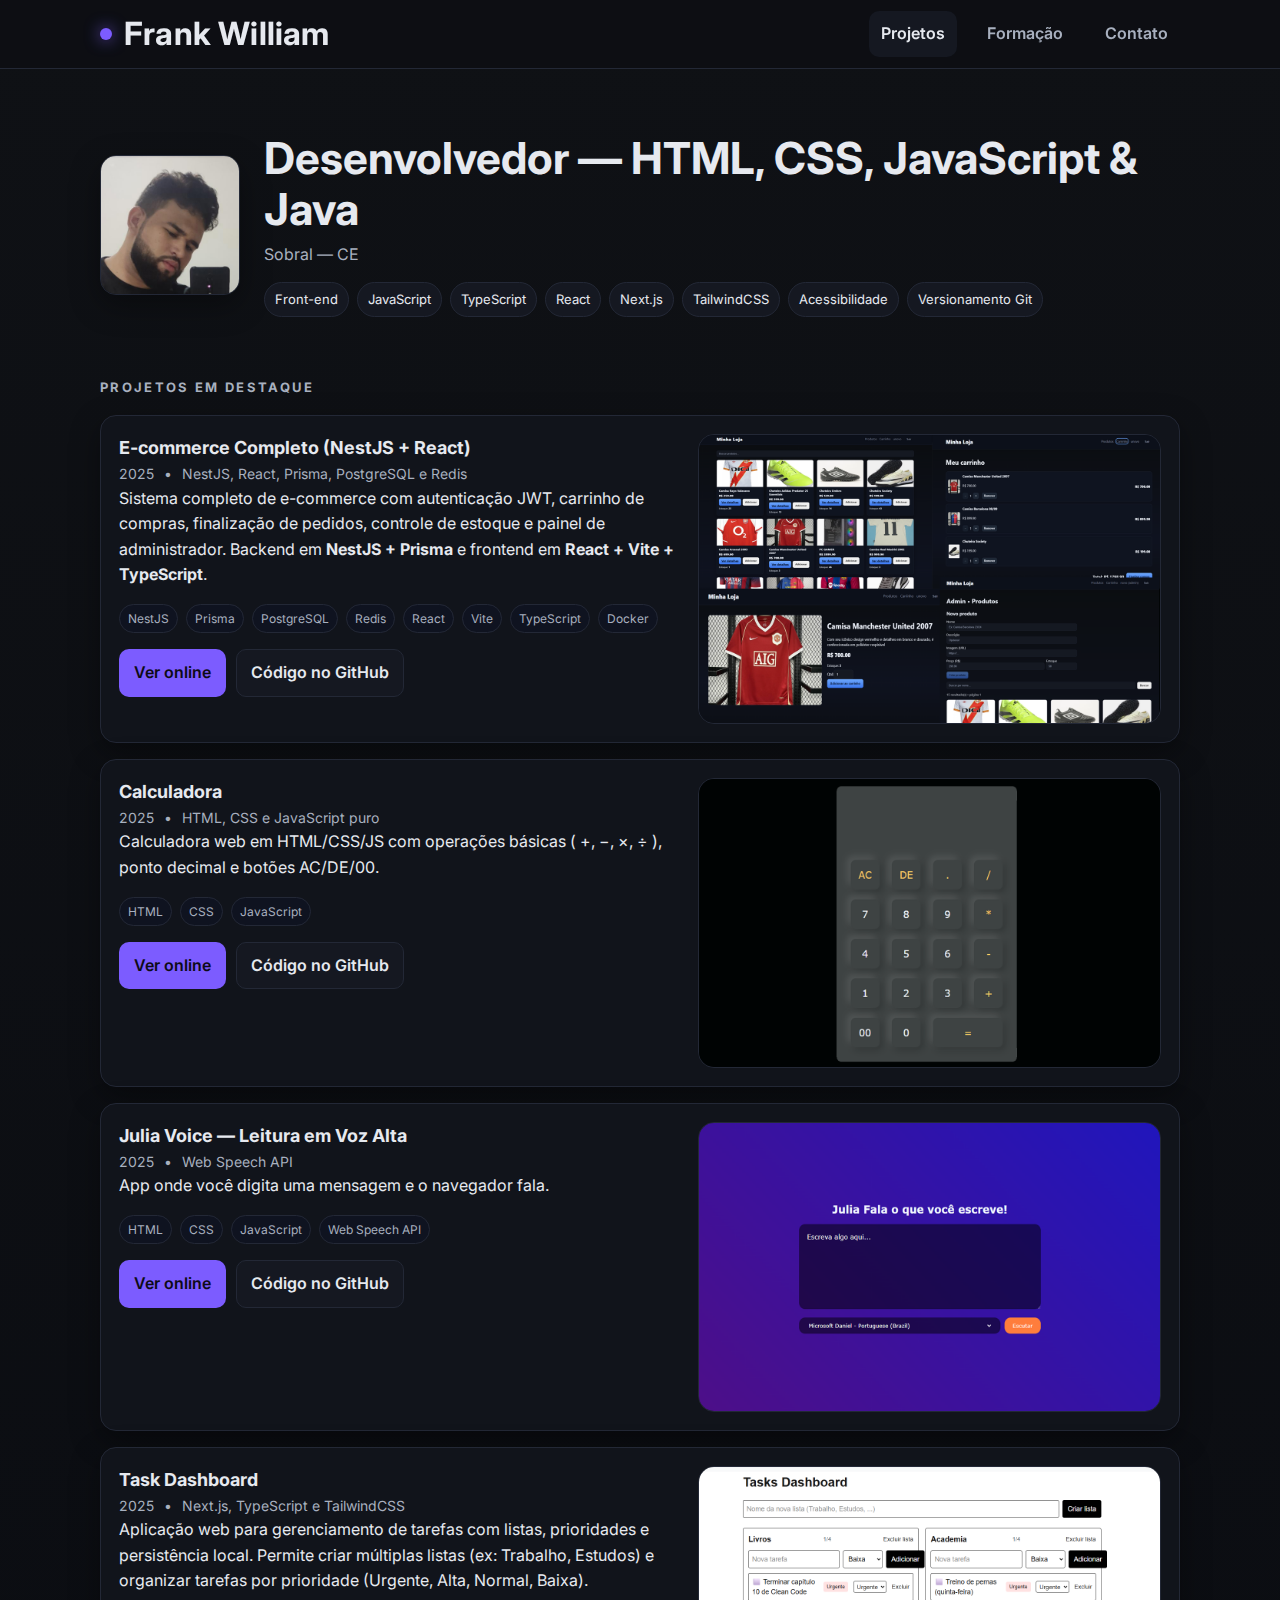
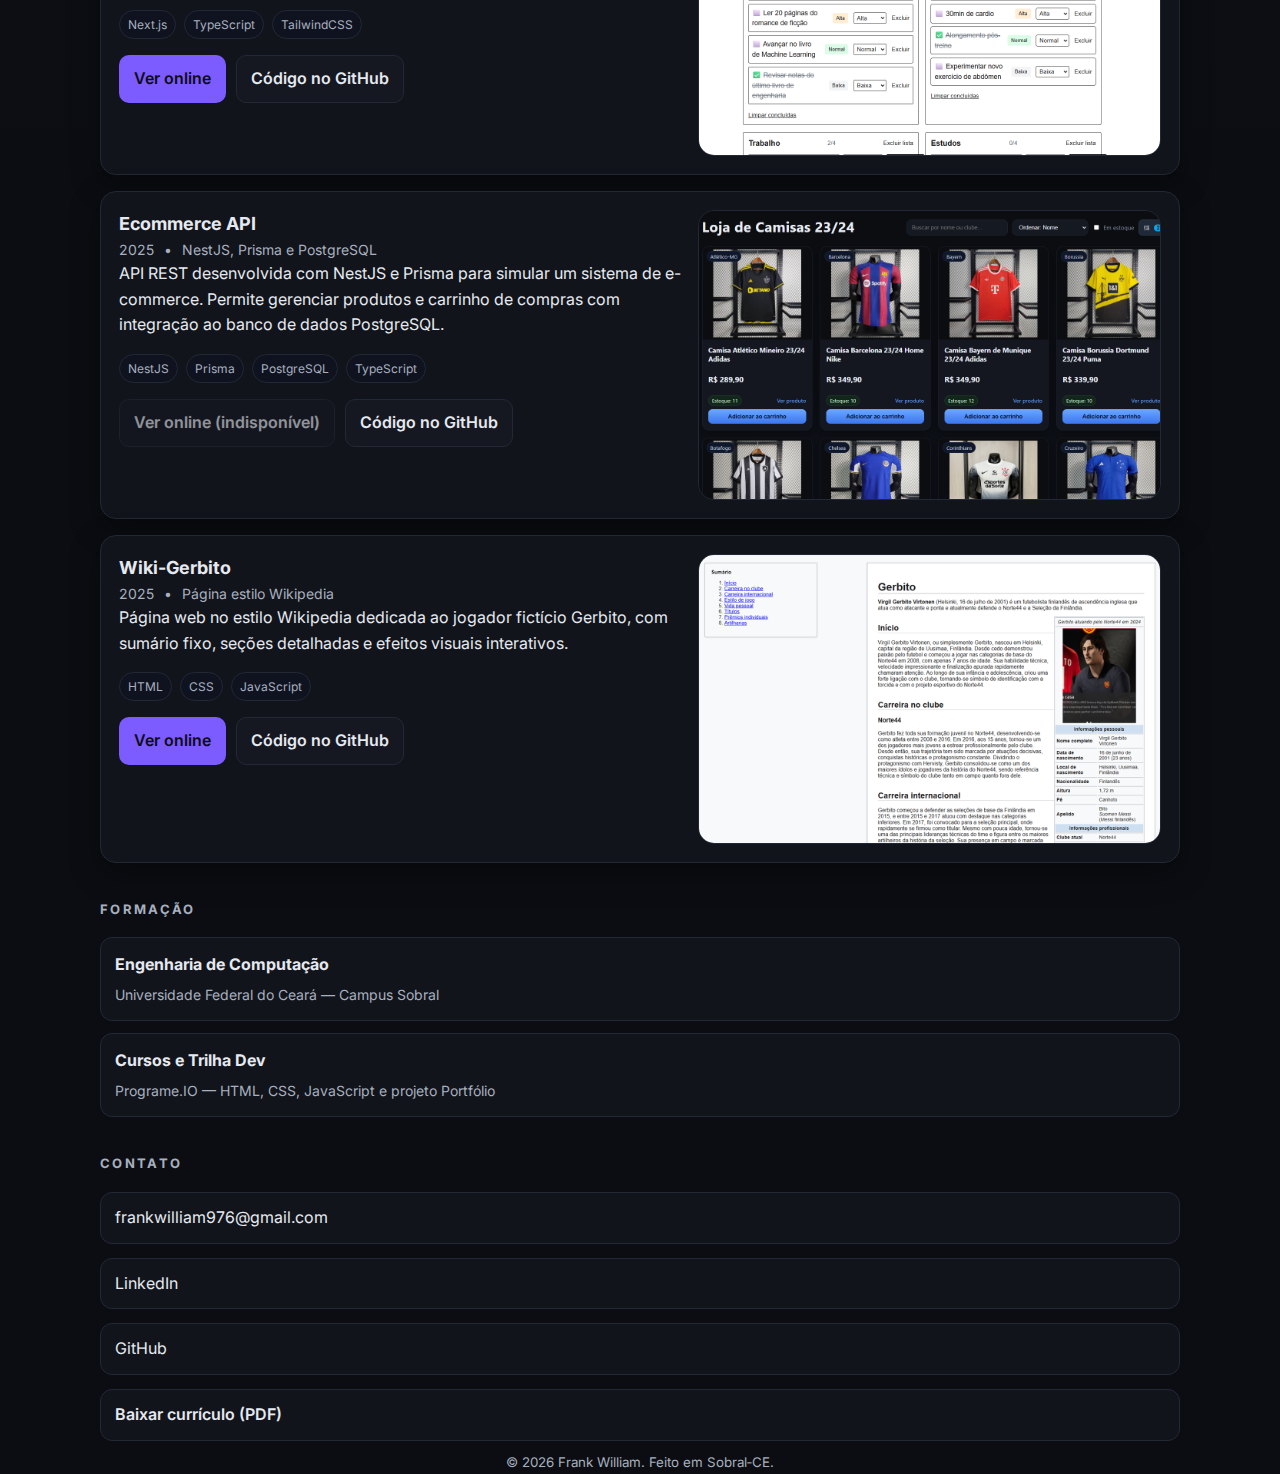
<file: index.html>
<!DOCTYPE html>
<html lang="pt-br">
  <head>
    <meta charset="UTF-8" />
    <meta name="viewport" content="width=device-width, initial-scale=1" />
    <title>Frank William • Desenvolvedor</title>
    <meta
      name="description"
      content="Portfólio de Frank William — Desenvolvedor Web (HTML, CSS, JavaScript, Java) em Sobral-CE."
    />
    <link rel="preconnect" href="https://fonts.googleapis.com" />
    <link rel="preconnect" href="https://fonts.gstatic.com" crossorigin />
    <link
      href="https://fonts.googleapis.com/css2?family=Inter:wght@400;500;600;700&display=swap"
      rel="stylesheet"
    />
    <link rel="stylesheet" href="style.css" />
    <style>
      .brand h1 {
        font-size: 32px;
      }
    </style>
  </head>

  <body>
    <header>
      <div class="container nav" role="navigation" aria-label="principal">
        <a class="brand" href="#top" aria-label="Início">
          <span class="dot" aria-hidden="true"></span>
          <h1>Frank William</h1>
        </a>
        <nav class="menu" aria-label="Seções">
          <a href="#projetos" class="active">Projetos</a>
          <a href="#formacao">Formação</a>
          <a href="#contato">Contato</a>
        </nav>
      </div>
    </header>

    <main id="top" class="container">
      <section class="hero" aria-label="Introdução">
        <div class="hero-wrap">
          <img
            src="img/fotoperfil.jpg"
            width="512"
            height="512"
            alt="Foto de perfil de Frank William"
            class="avatar"
          />
          <div>
            <h2>Desenvolvedor — HTML, CSS, JavaScript & Java</h2>
            <p>Sobral — CE</p>
            <div class="tags" aria-label="principais habilidades">
              <span class="tag">Front-end</span>
              <span class="tag">JavaScript</span>
              <span class="tag">TypeScript</span>
              <span class="tag">React</span>
              <span class="tag">Next.js</span>
              <span class="tag">TailwindCSS</span>
              <span class="tag">Acessibilidade</span>
              <span class="tag">Versionamento Git</span>
            </div>
          </div>
        </div>
      </section>

      <section id="projetos" aria-label="Projetos">
        <h3 class="section-title">Projetos em Destaque</h3>
        <div class="grid">
          <article class="project" aria-labelledby="ecommercefull-title">
            <div>
              <header>
                <h4 id="ecommercefull-title" class="project-title">
                  E-commerce Completo (NestJS + React)
                </h4>
                <div class="project-meta">
                  <time datetime="2025">2025</time>
                  <span>•</span>
                  <span>NestJS, React, Prisma, PostgreSQL e Redis</span>
                </div>
              </header>
              <p>
                Sistema completo de e-commerce com autenticação JWT, carrinho de
                compras, finalização de pedidos, controle de estoque e painel de
                administrador. Backend em <strong>NestJS + Prisma</strong> e
                frontend em <strong>React + Vite + TypeScript</strong>.
              </p>
              <div class="skills">
                <span class="chip">NestJS</span>
                <span class="chip">Prisma</span>
                <span class="chip">PostgreSQL</span>
                <span class="chip">Redis</span>
                <span class="chip">React</span>
                <span class="chip">Vite</span>
                <span class="chip">TypeScript</span>
                <span class="chip">Docker</span>
              </div>
              <div class="actions">
                <a
                  class="btn primary"
                  href="https://www.youtube.com/watch?v=TLwIQu_boGo"
                  target="_blank"
                  rel="noopener"
                >
                  Ver online
                </a>
                <a
                  class="btn"
                  href="https://github.com/frankstiwrx/ecommerce-desafio-fullstack"
                  target="_blank"
                  rel="noopener"
                >
                  Código no GitHub
                </a>
              </div>
            </div>
            <div>
              <img
                src="img/thumb-ecommerce-full.png"
                alt="Interface do sistema de E-commerce com produtos, carrinho e painel admin"
                style="
                  border-radius: var(--radius);
                  border: 1px solid var(--border);
                "
              />
            </div>
          </article>

          <article class="project" aria-labelledby="calc-title">
            <div>
              <header>
                <h4 id="calc-title" class="project-title">Calculadora</h4>
                <div class="project-meta">
                  <time datetime="2025">2025</time>
                  <span>•</span>
                  <span>HTML, CSS e JavaScript puro</span>
                </div>
              </header>
              <p>
                Calculadora web em HTML/CSS/JS com operações básicas ( +, −, ×,
                ÷ ), ponto decimal e botões AC/DE/00.
              </p>
              <div class="skills">
                <span class="chip">HTML</span>
                <span class="chip">CSS</span>
                <span class="chip">JavaScript</span>
              </div>
              <div class="actions">
                <a
                  class="btn primary"
                  href="projetos/calculadora/"
                  target="_blank"
                  rel="noopener"
                  >Ver online</a
                >
                <a
                  class="btn"
                  href="https://github.com/frankstiwrx/calculadora"
                  target="_blank"
                  rel="noopener"
                  >Código no GitHub</a
                >
              </div>
            </div>
            <div>
              <img
                src="img/thumb-calculadora.png"
                alt="Interface da Calculadora"
                style="
                  border-radius: var(--radius);
                  border: 1px solid var(--border);
                "
              />
            </div>
          </article>

          <article class="project" aria-labelledby="julia-title">
            <div>
              <header>
                <h4 id="julia-title" class="project-title">
                  Julia Voice — Leitura em Voz Alta
                </h4>
                <div class="project-meta">
                  <time datetime="2025">2025</time>
                  <span>•</span>
                  <span>Web Speech API</span>
                </div>
              </header>
              <p>App onde você digita uma mensagem e o navegador fala.</p>
              <div class="skills">
                <span class="chip">HTML</span>
                <span class="chip">CSS</span>
                <span class="chip">JavaScript</span>
                <span class="chip">Web Speech API</span>
              </div>
              <div class="actions">
                <a
                  class="btn primary"
                  href="projetos/julia-voice/"
                  target="_blank"
                  rel="noopener"
                  >Ver online</a
                >
                <a
                  class="btn"
                  href="https://github.com/frankstiwrx/julia-voice"
                  target="_blank"
                  rel="noopener"
                  >Código no GitHub</a
                >
              </div>
            </div>
            <div>
              <img
                src="img/thumb-julia-voice.png"
                alt="Interface do Julia Voice"
                style="
                  border-radius: var(--radius);
                  border: 1px solid var(--border);
                "
              />
            </div>
          </article>

          <article class="project" aria-labelledby="taskdashboard-title">
            <div>
              <header>
                <h4 id="taskdashboard-title" class="project-title">
                  Task Dashboard
                </h4>
                <div class="project-meta">
                  <time datetime="2025">2025</time>
                  <span>•</span>
                  <span>Next.js, TypeScript e TailwindCSS</span>
                </div>
              </header>
              <p>
                Aplicação web para gerenciamento de tarefas com listas,
                prioridades e persistência local. Permite criar múltiplas listas
                (ex: Trabalho, Estudos) e organizar tarefas por prioridade
                (Urgente, Alta, Normal, Baixa).
              </p>
              <div class="skills">
                <span class="chip">Next.js</span>
                <span class="chip">TypeScript</span>
                <span class="chip">TailwindCSS</span>
              </div>
              <div class="actions">
                <a
                  class="btn primary"
                  href="https://task-dashboard-delta-six.vercel.app/"
                  target="_blank"
                  rel="noopener"
                  >Ver online</a
                >
                <a
                  class="btn"
                  href="https://github.com/frankstiwrx/tasks-dashboard-next"
                  target="_blank"
                  rel="noopener"
                  >Código no GitHub</a
                >
              </div>
            </div>
            <div>
              <img
                src="img/thumb-taskdashboard.png"
                alt="Interface do Task Dashboard com listas e prioridades"
                style="
                  border-radius: var(--radius);
                  border: 1px solid var(--border);
                "
              />
            </div>
          </article>

          <article class="project" aria-labelledby="ecommerceapi-title">
            <div>
              <header>
                <h4 id="ecommerceapi-title" class="project-title">
                  Ecommerce API
                </h4>
                <div class="project-meta">
                  <time datetime="2025">2025</time>
                  <span>•</span>
                  <span>NestJS, Prisma e PostgreSQL</span>
                </div>
              </header>
              <p>
                API REST desenvolvida com NestJS e Prisma para simular um
                sistema de e-commerce. Permite gerenciar produtos e carrinho de
                compras com integração ao banco de dados PostgreSQL.
              </p>
              <div class="skills">
                <span class="chip">NestJS</span>
                <span class="chip">Prisma</span>
                <span class="chip">PostgreSQL</span>
                <span class="chip">TypeScript</span>
              </div>
              <div class="actions">
                <a
                  class="btn disabled"
                  href="#"
                  aria-disabled="true"
                  style="pointer-events: none; opacity: 0.6"
                >
                  Ver online (indisponível)
                </a>
                <a
                  class="btn"
                  href="https://github.com/frankstiwrx/ecommerce-nest-prisma"
                  target="_blank"
                  rel="noopener"
                >
                  Código no GitHub
                </a>
              </div>
            </div>
            <div>
              <img
                src="img/thumb-ecommerce-api.png"
                alt="Preview da Ecommerce API"
                style="
                  border-radius: var(--radius);
                  border: 1px solid var(--border);
                "
              />
            </div>
          </article>

          <article class="project" aria-labelledby="wiki-title">
            <div>
              <header>
                <h4 id="wiki-title" class="project-title">Wiki-Gerbito</h4>
                <div class="project-meta">
                  <time datetime="2025">2025</time>
                  <span>•</span>
                  <span>Página estilo Wikipedia</span>
                </div>
              </header>
              <p>
                Página web no estilo Wikipedia dedicada ao jogador fictício
                Gerbito, com sumário fixo, seções detalhadas e efeitos visuais
                interativos.
              </p>
              <div class="skills">
                <span class="chip">HTML</span>
                <span class="chip">CSS</span>
                <span class="chip">JavaScript</span>
              </div>
              <div class="actions">
                <a
                  class="btn primary"
                  href="projetos/Wiki-Gerbito/"
                  target="_blank"
                  rel="noopener"
                  >Ver online</a
                >
                <a
                  class="btn"
                  href="https://github.com/frankstiwrx/Wiki-Gerbito"
                  target="_blank"
                  rel="noopener"
                  >Código no GitHub</a
                >
              </div>
            </div>
            <div>
              <img
                src="img/thumb-wiki-gerbito.png"
                alt="Página estilo Wikipedia do Gerbito"
                style="
                  border-radius: var(--radius);
                  border: 1px solid var(--border);
                "
              />
            </div>
          </article>
        </div>
      </section>

      <section id="formacao" aria-label="Formação">
        <h3 class="section-title">Formação</h3>
        <div class="edu">
          <div class="edu-item">
            <h4>Engenharia de Computação</h4>
            <p class="where">Universidade Federal do Ceará — Campus Sobral</p>
          </div>
          <div class="edu-item">
            <h4>Cursos e Trilha Dev</h4>
            <p class="where">
              Programe.IO — HTML, CSS, JavaScript e projeto Portfólio
            </p>
          </div>
        </div>
      </section>

      <section id="contato" aria-label="Contato">
        <h3 class="section-title">Contato</h3>
        <div class="contact">
          <a class="link" href="mailto:frankwilliam976@gmail.com"
            >frankwilliam976@gmail.com</a
          >
          <a
            class="link"
            href="https://www.linkedin.com/in/frank-william-araujo-souza-0b700b23a/"
            target="_blank"
            rel="noopener"
            >LinkedIn</a
          >
          <a
            class="link"
            href="https://github.com/frankstiwrx"
            target="_blank"
            rel="noopener"
            >GitHub</a
          >
          <a class="link btn" href="docs/curriculo_frankwilliam.pdf" download
            >Baixar currículo (PDF)</a
          >
        </div>
      </section>
    </main>

    <footer class="container">
      <small>© <span id="y"></span> Frank William. Feito em Sobral‑CE.</small>
    </footer>

    <script>
      document.getElementById("y").textContent = new Date().getFullYear();
    </script>
  </body>
</html>
</file>
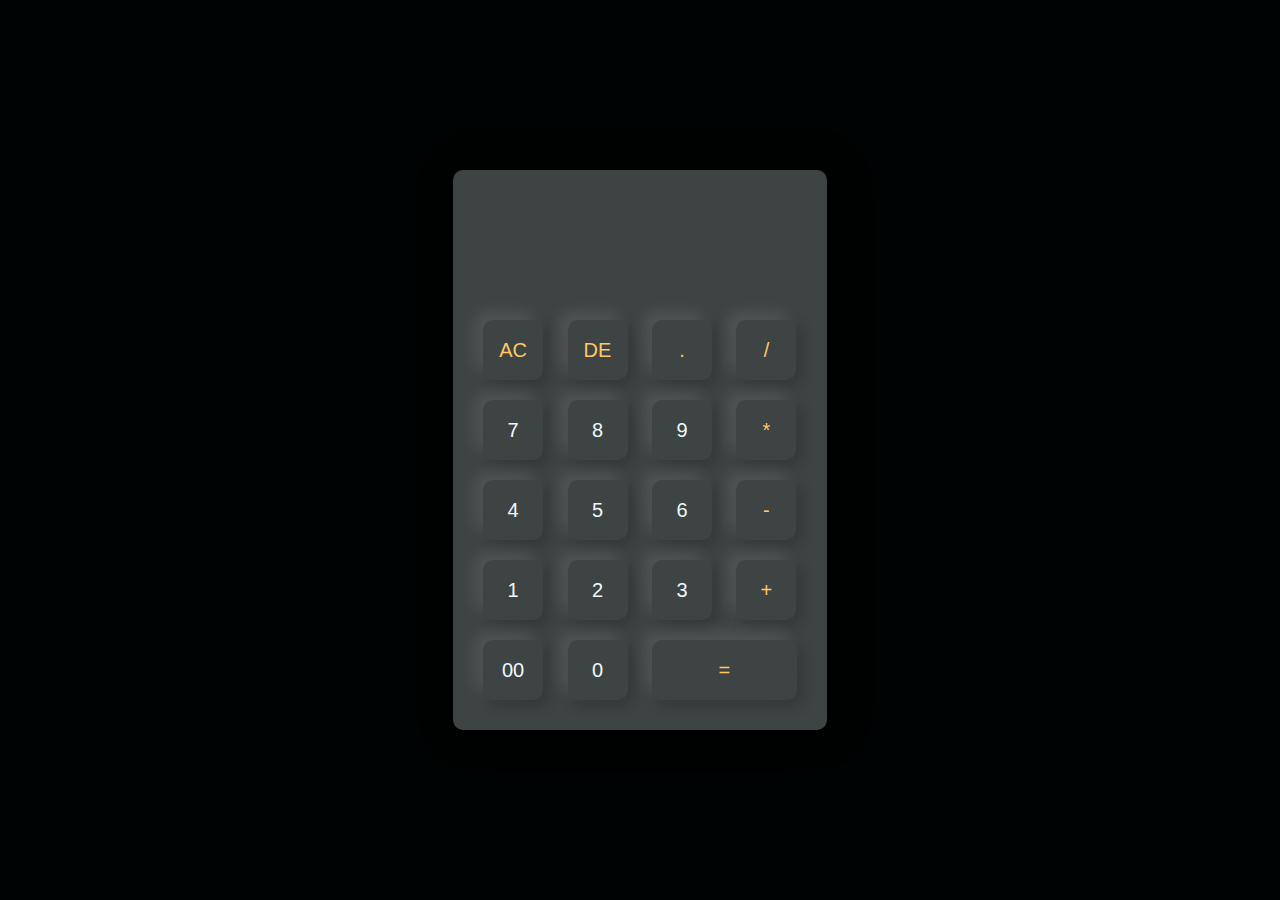
<file: projetos/calculadora/index.html>
<!DOCTYPE html>
<html lang="en">

<head>
    <meta charset="UTF-8">
    <meta name="viewport" content="width=device-width, initial-scale=1.0">
    <title>Projeto 01 - Calculadora</title>
    <link rel="stylesheet" href="styles.css">
</head>

<body>

    <div class="main">

        <div class="calculator">

            <form action="">

                <div class="display">
                    <input type="text" name="display" id="display">
                </div>

                <div>

                    <input type="button" onclick="display.value ='' " value="AC" class="operator">
                    <input type="button" onclick="display.value = display.value.toString().slice(0,-1)" value="DE"
                        class="operator">
                    <input type="button" onclick="display.value += '.'" value="." class="operator">
                    <input type="button" onclick="display.value += '/'" value="/" class="operator">

                </div>

                <div>

                    <input type="button" onclick="display.value += '7'" value="7">
                    <input type="button" onclick="display.value += '8'" value="8">
                    <input type="button" onclick="display.value += '9'" value="9">
                    <input type="button" onclick="display.value += '*'" value="*" class="operator">

                </div>

                <div>

                    <input type="button" onclick="display.value += '4'" value="4">
                    <input type="button" onclick="display.value += '5'" value="5">
                    <input type="button" onclick="display.value += '6'" value="6">
                    <input type="button" onclick="display.value += '-'" value="-" class="operator">

                </div>

                <div>

                    <input type="button" onclick="display.value += '1'" value="1">
                    <input type="button" onclick="display.value += '2'" value="2">
                    <input type="button" onclick="display.value += '3'" value="3">
                    <input type="button" onclick="display.value += '+'" value="+" class="operator">

                </div>

                <div>

                    <input type="button" onclick="display.value += '00'" value="00">
                    <input type="button" onclick="display.value += '0'" value="0">
                    <input id="equal" type="button" onclick="display.value = eval(display.value)" value="="
                        class="operator equal">

                </div>

            </form>



        </div>

    </div>

    <script>
        let getedResult = false;

        const display = document.getElementById('display');
        const buttons = document.querySelectorAll('input[type=button]');

        buttons.forEach((myButton) => {
            myButton.addEventListener('click', () => {
                if(myButton.value == '='){
                    getedResult = true;
                }
                if(myButton.value!= '=' && getedResult == true && display.value != ''){
                    
                    display.value = myButton.value;
                    getedResult = false;
                }
            });
        });


    </script>

</body>

</html>
</file>
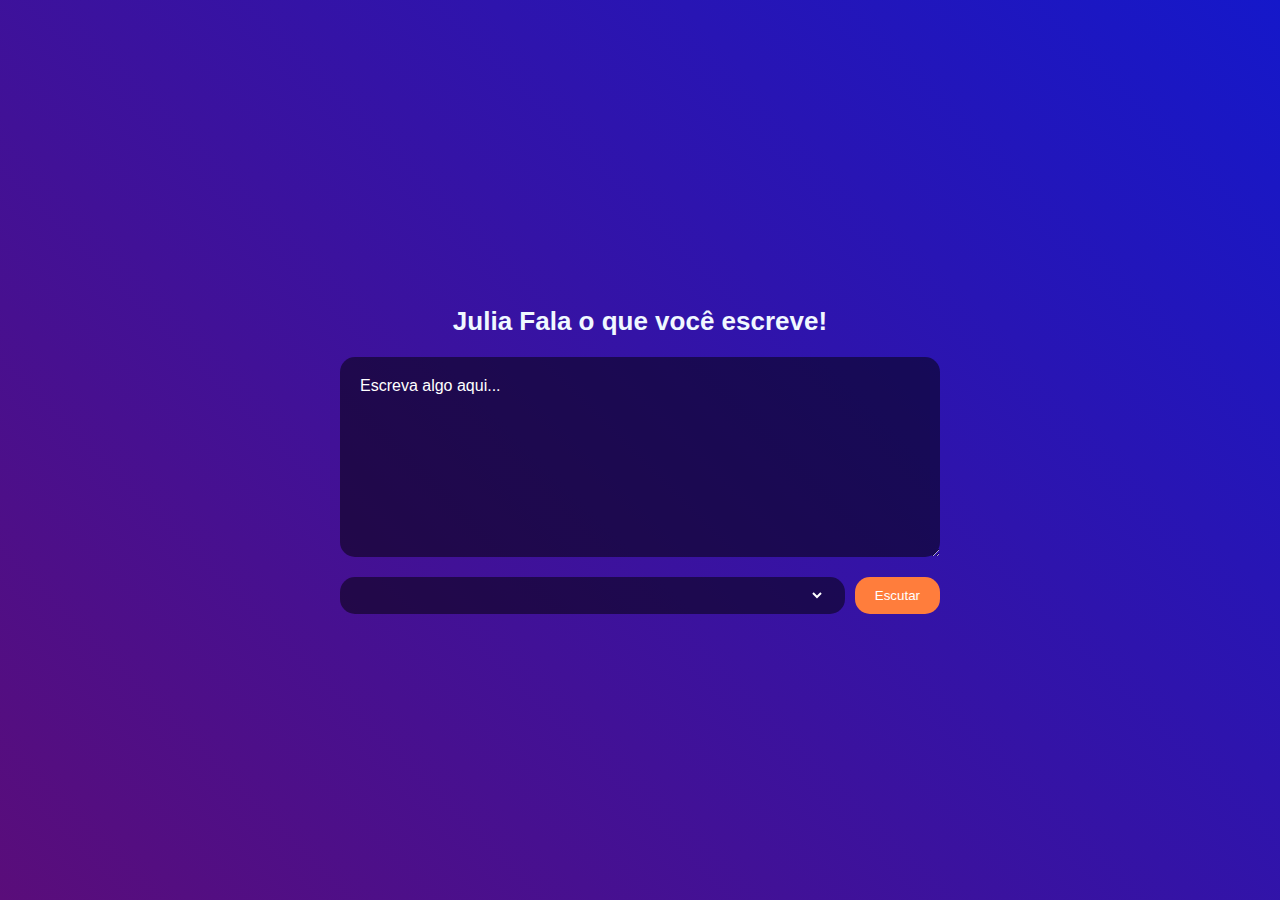
<file: projetos/julia-voice/index.html>
<!DOCTYPE html>
<html lang="en">
<head>
    <meta charset="UTF-8">
    <meta name="viewport" content="width=device-width, initial-scale=1.0">
    <title>Julia Voice</title>
    <link rel="stylesheet" href="style.css">
    
</head>
<body>

    <main>
        <h1>Julia Fala o que você escreve!</h1>
            
        <textarea placeholder="Escreva algo aqui..."></textarea>
    
            <div class="row">

                <select>

                    <option value=""></option>
                    <option value=""></option>
                    <option value=""></option>

                </select>
                <button>Escutar</button>

            </div>


        </main>

        <script src="script.js">
            
        </script>

</body>
</html>
</file>
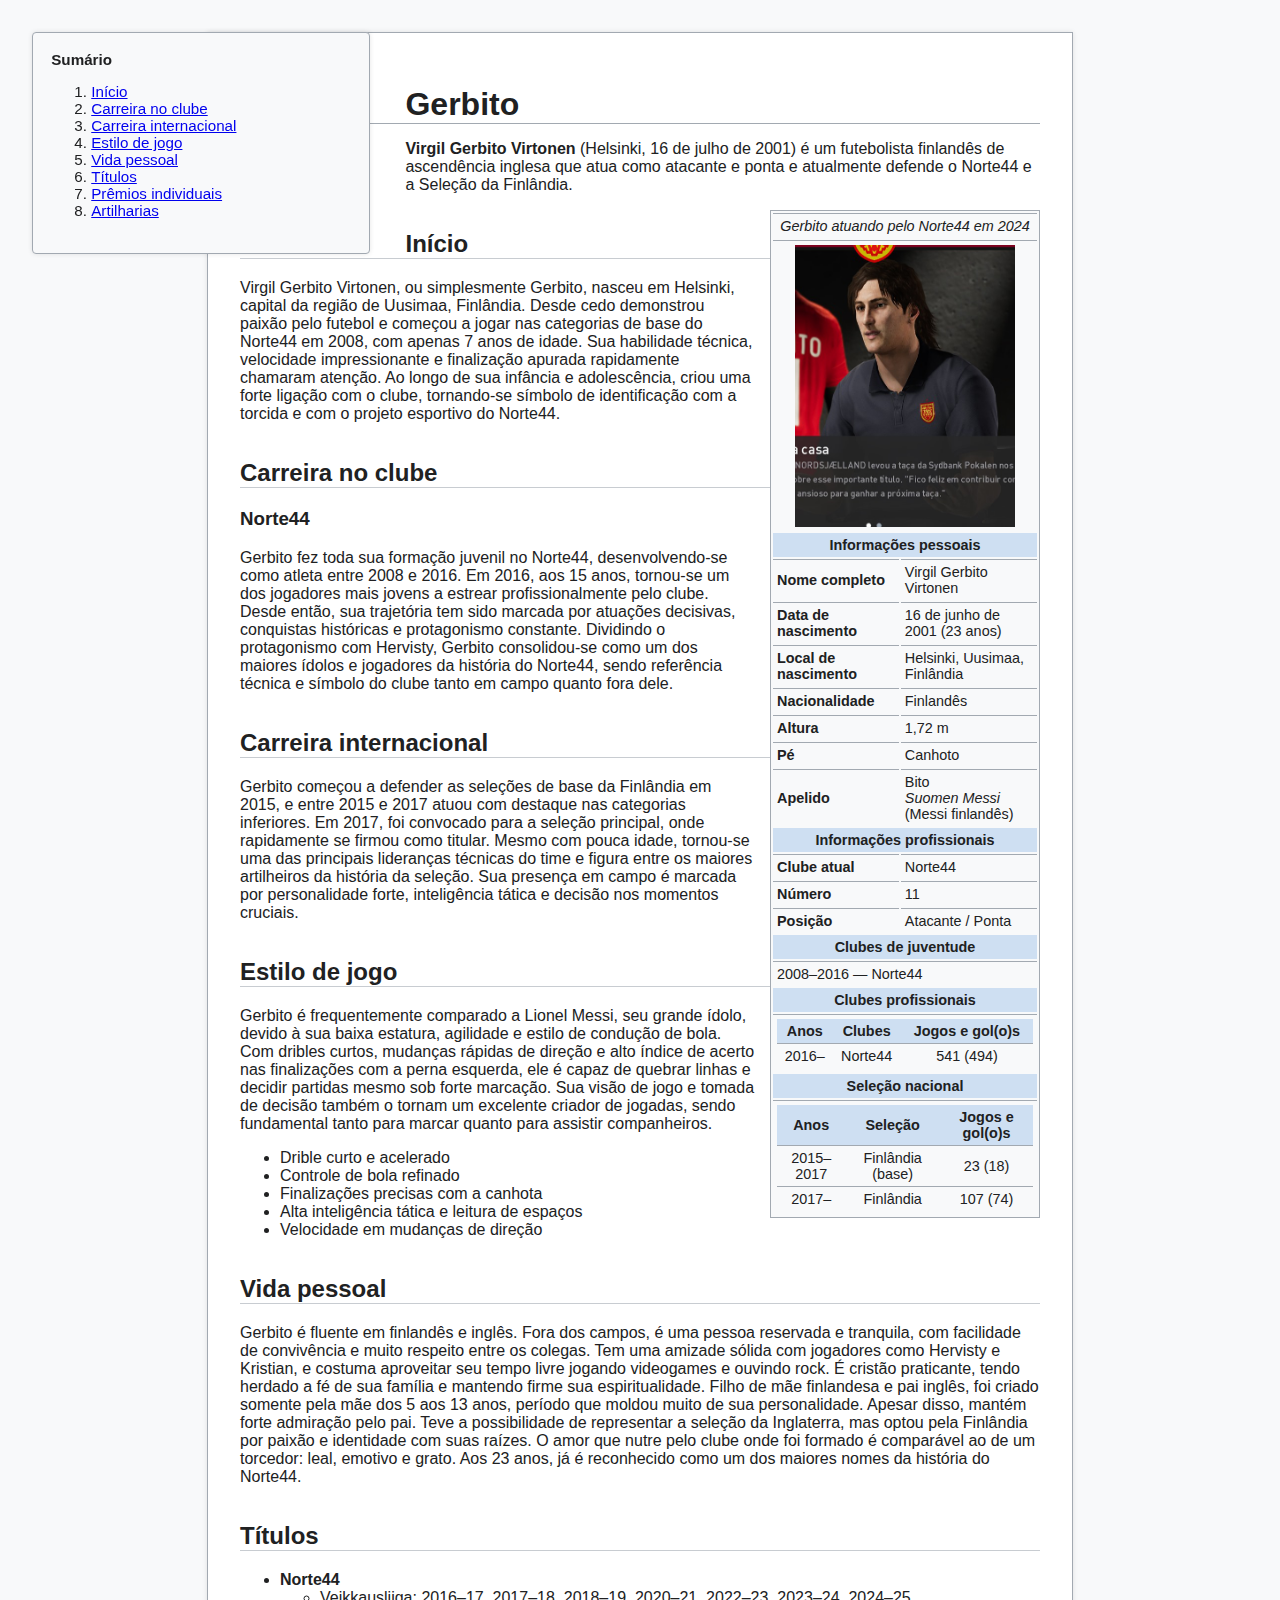
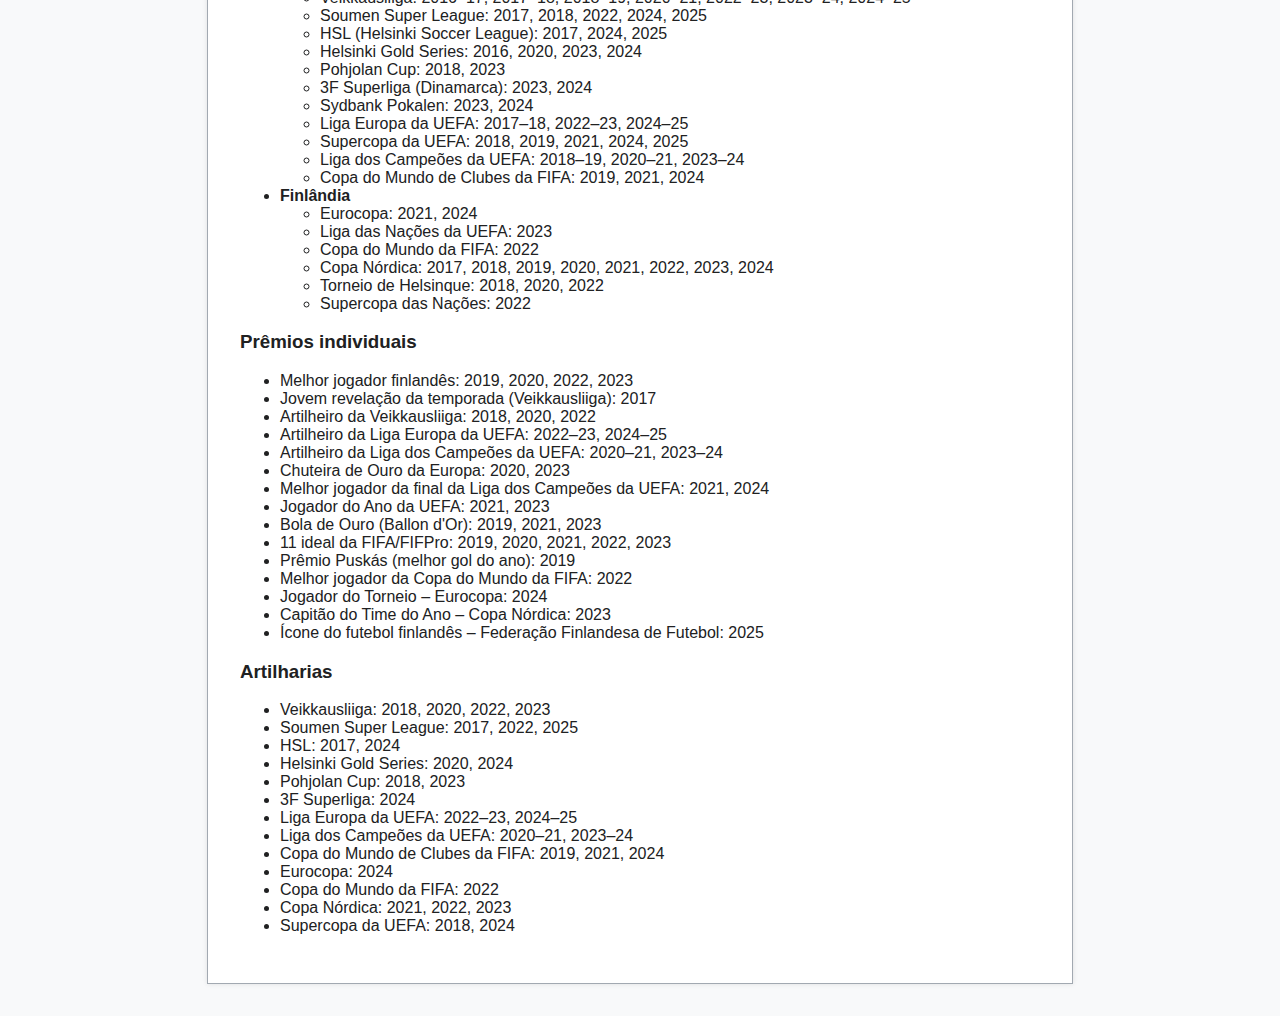
<file: projetos/Wiki-Gerbito-temp/index.html>
<!DOCTYPE html>
<html lang="pt-br">
<head>
  <meta charset="UTF-8">
  <meta name="viewport" content="width=device-width, initial-scale=1.0">
  <title>Gerbito – Wikipédia</title>
  <link rel="stylesheet" href="style.css">
  <style>
    .infobox {
      width: 270px;
    }
    .infobox img {
      display: block;
      margin: 0 auto;
    }
  </style>
</head>
<body>
  <div id="toc" style="position: sticky; top: 20px; float: left; width: 300px; font-size: 95%; border: 1px solid #a2a9b1; background-color: #f8f9fa; padding: 1.2em; margin-right: 35px; border-radius: 4px; box-shadow: 0 0 5px rgba(0,0,0,0.1);">
  <div style="font-weight: bold; margin-bottom: 0.5em;">Sumário</div>
  <ol>
    <li><a href="#inicio">Início</a></li>
    <li><a href="#clube">Carreira no clube</a></li>
    <li><a href="#internacional">Carreira internacional</a></li>
    <li><a href="#estilo">Estilo de jogo</a></li>
    <li><a href="#vida">Vida pessoal</a></li>
    <li><a href="#titulos">Títulos</a></li>
    <li><a href="#premios">Prêmios individuais</a></li>
    <li><a href="#artilharias">Artilharias</a></li>
  </ol>
</div>

<div id="content">
    <h1>Gerbito</h1>

    <p><strong>Virgil Gerbito Virtonen</strong> (Helsinki, 16 de julho de 2001) é um futebolista finlandês de ascendência inglesa que atua como atacante e ponta e atualmente defende o Norte44 e a Seleção da Finlândia.</p>

    <table class="infobox">
      <tr>
        <td colspan="2" style="text-align:center;font-style:italic;">Gerbito atuando pelo Norte44 em 2024</td>
      </tr>
      <tr>
        <td colspan="2"><img id="gerbitoImg" src="Gerbito2024.png" alt="Gerbito" width="220"></td>
      </tr>
      <tr>
        <th colspan="2">Informações pessoais</th>
      </tr>
      <tr>
        <td><strong>Nome completo</strong></td>
        <td>Virgil Gerbito Virtonen</td>
      </tr>
      <tr>
        <td><strong>Data de nascimento</strong></td>
        <td>16 de junho de 2001 (23 anos)</td>
      </tr>
      <tr>
        <td><strong>Local de nascimento</strong></td>
        <td>Helsinki, Uusimaa, Finlândia</td>
      </tr>
      <tr>
        <td><strong>Nacionalidade</strong></td>
        <td>Finlandês</td>
      </tr>
      <tr>
        <td><strong>Altura</strong></td>
        <td>1,72 m</td>
      </tr>
      <tr>
        <td><strong>Pé</strong></td>
        <td>Canhoto</td>
      </tr>
      <tr>
        <td><strong>Apelido</strong></td>
        <td>Bito<br><em>Suomen Messi</em> (Messi finlandês)</td>
      </tr>
      <tr>
        <th colspan="2">Informações profissionais</th>
      </tr>
      <tr>
        <td><strong>Clube atual</strong></td>
        <td>Norte44</td>
      </tr>
      <tr>
        <td><strong>Número</strong></td>
        <td>11</td>
      </tr>
      <tr>
        <td><strong>Posição</strong></td>
        <td>Atacante / Ponta</td>
      </tr>
      <tr>
        <th colspan="2">Clubes de juventude</th>
      </tr>
      <tr>
        <td colspan="2">2008–2016 — Norte44</td>
      </tr>
      <tr>
        <th colspan="2">Clubes profissionais</th>
      </tr>
      <tr>
        <td colspan="2">
          <table style="width:100%; border-collapse: collapse;">
            <tr style="background-color:#cedff2; text-align: center;">
              <th>Anos</th>
              <th>Clubes</th>
              <th>Jogos e gol(o)s</th>
            </tr>
            <tr style="text-align: center;">
              <td>2016–</td>
              <td>Norte44</td>
              <td>541 (494)</td>
            </tr>
          </table>
        </td>
      </tr>
      <tr>
        <th colspan="2">Seleção nacional</th>
      </tr>
      <tr>
        <td colspan="2">
          <table style="width:100%; border-collapse: collapse;">
            <tr style="background-color:#cedff2; text-align: center;">
              <th>Anos</th>
              <th>Seleção</th>
              <th>Jogos e gol(o)s</th>
            </tr>
            <tr style="text-align: center;">
              <td>2015–2017</td>
              <td>Finlândia (base)</td>
              <td>23 (18)</td>
            </tr>
            <tr style="text-align: center;">
              <td>2017–</td>
              <td>Finlândia</td>
              <td>107 (74)</td>
            </tr>
          </table>
        </td>
      </tr>
    </table>

    <h2 id="inicio">Início</h2>
    <p>Virgil Gerbito Virtonen, ou simplesmente Gerbito, nasceu em Helsinki, capital da região de Uusimaa, Finlândia. Desde cedo demonstrou paixão pelo futebol e começou a jogar nas categorias de base do Norte44 em 2008, com apenas 7 anos de idade. Sua habilidade técnica, velocidade impressionante e finalização apurada rapidamente chamaram atenção. Ao longo de sua infância e adolescência, criou uma forte ligação com o clube, tornando-se símbolo de identificação com a torcida e com o projeto esportivo do Norte44.</p>

    <h2 id="clube">Carreira no clube</h2>
    <h3>Norte44</h3>
    <p>Gerbito fez toda sua formação juvenil no Norte44, desenvolvendo-se como atleta entre 2008 e 2016. Em 2016, aos 15 anos, tornou-se um dos jogadores mais jovens a estrear profissionalmente pelo clube. Desde então, sua trajetória tem sido marcada por atuações decisivas, conquistas históricas e protagonismo constante. Dividindo o protagonismo com Hervisty, Gerbito consolidou-se como um dos maiores ídolos e jogadores da história do Norte44, sendo referência técnica e símbolo do clube tanto em campo quanto fora dele.</p>

    <h2 id="internacional">Carreira internacional</h2>
    <p>Gerbito começou a defender as seleções de base da Finlândia em 2015, e entre 2015 e 2017 atuou com destaque nas categorias inferiores. Em 2017, foi convocado para a seleção principal, onde rapidamente se firmou como titular. Mesmo com pouca idade, tornou-se uma das principais lideranças técnicas do time e figura entre os maiores artilheiros da história da seleção. Sua presença em campo é marcada por personalidade forte, inteligência tática e decisão nos momentos cruciais.</p>

    <h2 id="estilo">Estilo de jogo</h2>
    <p>Gerbito é frequentemente comparado a Lionel Messi, seu grande ídolo, devido à sua baixa estatura, agilidade e estilo de condução de bola. Com dribles curtos, mudanças rápidas de direção e alto índice de acerto nas finalizações com a perna esquerda, ele é capaz de quebrar linhas e decidir partidas mesmo sob forte marcação. Sua visão de jogo e tomada de decisão também o tornam um excelente criador de jogadas, sendo fundamental tanto para marcar quanto para assistir companheiros.</p>
    <ul>
      <li>Drible curto e acelerado</li>
      <li>Controle de bola refinado</li>
      <li>Finalizações precisas com a canhota</li>
      <li>Alta inteligência tática e leitura de espaços</li>
      <li>Velocidade em mudanças de direção</li>
    </ul>

    <h2 id="vida">Vida pessoal</h2>
    <p>Gerbito é fluente em finlandês e inglês. Fora dos campos, é uma pessoa reservada e tranquila, com facilidade de convivência e muito respeito entre os colegas. Tem uma amizade sólida com jogadores como Hervisty e Kristian, e costuma aproveitar seu tempo livre jogando videogames e ouvindo rock. É cristão praticante, tendo herdado a fé de sua família e mantendo firme sua espiritualidade. Filho de mãe finlandesa e pai inglês, foi criado somente pela mãe dos 5 aos 13 anos, período que moldou muito de sua personalidade. Apesar disso, mantém forte admiração pelo pai. Teve a possibilidade de representar a seleção da Inglaterra, mas optou pela Finlândia por paixão e identidade com suas raízes. O amor que nutre pelo clube onde foi formado é comparável ao de um torcedor: leal, emotivo e grato. Aos 23 anos, já é reconhecido como um dos maiores nomes da história do Norte44.</p>

    <h2 id="titulos">Títulos</h2>
    <ul>
      <li><strong>Norte44</strong>
        <ul>
          <li>Veikkausliiga: 2016–17, 2017–18, 2018–19, 2020–21, 2022–23, 2023–24, 2024–25</li>
          <li>Soumen Super League: 2017, 2018, 2022, 2024, 2025</li>
          <li>HSL (Helsinki Soccer League): 2017, 2024, 2025</li>
          <li>Helsinki Gold Series: 2016, 2020, 2023, 2024</li>
          <li>Pohjolan Cup: 2018, 2023</li>
          <li>3F Superliga (Dinamarca): 2023, 2024</li>
          <li>Sydbank Pokalen: 2023, 2024</li>
          <li>Liga Europa da UEFA: 2017–18, 2022–23, 2024–25</li>
          <li>Supercopa da UEFA: 2018, 2019, 2021, 2024, 2025</li>
          <li>Liga dos Campeões da UEFA: 2018–19, 2020–21, 2023–24</li>
          <li>Copa do Mundo de Clubes da FIFA: 2019, 2021, 2024</li>
        </ul>
      </li>
      <li><strong>Finlândia</strong>
        <ul>
          <li>Eurocopa: 2021, 2024</li>
          <li>Liga das Nações da UEFA: 2023</li>
          <li>Copa do Mundo da FIFA: 2022</li>
          <li>Copa Nórdica: 2017, 2018, 2019, 2020, 2021, 2022, 2023, 2024</li>
          <li>Torneio de Helsinque: 2018, 2020, 2022</li>
          <li>Supercopa das Nações: 2022</li>
        </ul>
      </li>
    </ul>

    <h3 id="premios">Prêmios individuais</h3>
    <ul>
      <li>Melhor jogador finlandês: 2019, 2020, 2022, 2023</li>
      <li>Jovem revelação da temporada (Veikkausliiga): 2017</li>
      <li>Artilheiro da Veikkausliiga: 2018, 2020, 2022</li>
      <li>Artilheiro da Liga Europa da UEFA: 2022–23, 2024–25</li>
      <li>Artilheiro da Liga dos Campeões da UEFA: 2020–21, 2023–24</li>
      <li>Chuteira de Ouro da Europa: 2020, 2023</li>
      <li>Melhor jogador da final da Liga dos Campeões da UEFA: 2021, 2024</li>
      <li>Jogador do Ano da UEFA: 2021, 2023</li>
      <li>Bola de Ouro (Ballon d'Or): 2019, 2021, 2023</li>
      <li>11 ideal da FIFA/FIFPro: 2019, 2020, 2021, 2022, 2023</li>
      <li>Prêmio Puskás (melhor gol do ano): 2019</li>
      <li>Melhor jogador da Copa do Mundo da FIFA: 2022</li>
      <li>Jogador do Torneio – Eurocopa: 2024</li>
      <li>Capitão do Time do Ano – Copa Nórdica: 2023</li>
      <li>Ícone do futebol finlandês – Federação Finlandesa de Futebol: 2025</li>
    </ul>

    <h3 id="artilharias">Artilharias</h3>
    <ul>
      <li>Veikkausliiga: 2018, 2020, 2022, 2023</li>
      <li>Soumen Super League: 2017, 2022, 2025</li>
      <li>HSL: 2017, 2024</li>
      <li>Helsinki Gold Series: 2020, 2024</li>
      <li>Pohjolan Cup: 2018, 2023</li>
      <li>3F Superliga: 2024</li>
      <li>Liga Europa da UEFA: 2022–23, 2024–25</li>
      <li>Liga dos Campeões da UEFA: 2020–21, 2023–24</li>
      <li>Copa do Mundo de Clubes da FIFA: 2019, 2021, 2024</li>
      <li>Eurocopa: 2024</li>
      <li>Copa do Mundo da FIFA: 2022</li>
      <li>Copa Nórdica: 2021, 2022, 2023</li>
      <li>Supercopa da UEFA: 2018, 2024</li>
    </ul>

  </div>
<script>
  const img = document.getElementById('gerbitoImg');

  const sectionImages = {
    'h3': 'Gerbito_norte44.png',
    '#vida': 'Gerbito_vida.png',
    '#inicio': 'Gerbito_inicio.png',
    '#clube': 'Gerbito_clube.png',
    '#internacional': 'Gerbito_selecao.png',
    '#estilo': 'Gerbito_estilo.png'
  };

  for (const [selector, image] of Object.entries(sectionImages)) {
    const section = document.querySelector(selector === 'h3' ? 'h2#clube + h3' : selector);
    if (section) {
      section.addEventListener('mouseenter', () => {
        img.src = image;
      });
      section.addEventListener('mouseleave', () => {
        img.src = 'Gerbito2024.png';
      });
    }
  }
</script>
</body>
</html>
</file>
<file: style.css>
/* =========================
   (1) SEU CSS ORIGINAL
   ========================= */
body{
    margin: 0px;
    font-family: 'Franklin Gothic Medium', 'Arial Narrow', Arial, sans-serif;
    color: #141414;
}

h1,h2,h3,p{
    margin: 0px;
}

ul{
    margin: 0px;
    padding: 0px;
    list-style: none;
}

img {
    max-width: 100%;
    display: block;
    border-radius: 50px;
}

.header{
    display: flex;
    justify-content: space-between;
    align-items: center;
    padding: 40px 20px;
    max-width: 1200px;
    margin: 0 auto;
}

.header-menu{
    display: flex;
    gap: 10px;
    flex-wrap: wrap;
    justify-content: center;
}

.header-menu a{
    font-size: 18px;
    line-height: 1.3;
    padding: 10px 20px;
    text-decoration: none;
    color: #141414;
    display: block;
    background: #f5f5f5;
    border-radius: 4px;
}

@media (max-width:800px){
    .header{
        flex-direction: column;
        gap: 40px;
        padding: 20px;
    }
}

.introducao{
    max-width: 1200px;
    padding: 40px 20px;
    margin: 0 auto;
    display: grid;
    grid-template-columns: 1fr 2fr;
    gap: 100px;
    align-items: center;
}

.introducao h1{
    font-size: 60px;
    line-height: 1.125;
    margin-bottom: 30px;
}
.introducao p{
    font-size: 24px;
    color: #525252;
}

@media (max-width:1000px){
    .introducao h1{
        font-size: 40px;
    }
}

@media(max-width: 800px){
    .introducao{
        grid-template-columns: 1fr 1fr;
        gap: 100px;
    }
}

@media(max-width:400px){
    .introducao{
        grid-template-columns: 1fr;
    }
    .introducao img{
        display: none;
    }
}

.experiencia{
    max-width: 1200px;
    padding: 40px 20px;
    margin: 0 auto;
    display: grid;
    grid-template-columns: 1fr 2fr;
    gap: 100px;
}

.subtitulo{
    font-size: 100px;
    word-break: break-all;
    line-height: 1;
    text-transform: uppercase;
    max-width: 4ch;
}

.experiencia .subtitulo{
    color: #e0e0e0;
}

.experiencia-texto{
    font-size: 24px;
    line-height: 1.33;
    margin-bottom: 60px;
    max-width: 40ch;
    color: #525252;
}

.experiencia-texto strong{
    color: #141414;
}

.trabalho{
    display: grid;
    grid-template-columns: 1fr 1fr;
    padding: 20px;
    background: #f5f5f5;
    margin-bottom: 20px;
    border-radius: 4px;
    position: relative;
    gap: 10px 20px;
}

.trabalho-ano{
    position: absolute;
    top: 22px;
    left: -100px;
    color: #525252;
    font-size: 14px;
    width: 80px;
    text-align: right;
}

.trabalho-titulo{
    font-size: 18px;
    line-height: 1.1;
    font-weight: bold;
}

.trabalho-texto{
    font-size: 14px;
    color: #525252;
    line-height: 1.4;
}

.trabalho-habilidade{
    display: flex;
    flex-wrap: wrap;
    gap: 10px;
    align-content: start;
}

.trabalho-habilidade li{
    font-size: 14px;
    line-height: 1.4;
    border: 4px;
    background: #ffffff;
    padding: 5px 10px;
}

@media(max-width:800px){
    .experiencia{
        grid-template-columns: 1fr;
        gap:40px;
    }
    .experiencia .subtitulo{
        color: #141414;
    }
    .subtitulo{
        font-size: 40px;
        text-transform: capitalize;
        max-width: initial;
    }
    .experiencia-texto{
        font-size: 20px;
    }
    .trabalho-ano{
        position: initial;
        order: 1;
        width: initial;
        text-align: left;
    }
    .trabalho-ano::before{
        content: "Ano: ";
    }
}

@media(max-width:400px){
    .trabalho{
        grid-template-columns: 1fr;
    }
}

/* =========================
   (2) CSS DO PORTFÓLIO COMPLETO (ADAPTADO)
   ========================= */

/* Reset e variáveis */
*, *::before, *::after { box-sizing: border-box; }
html { scroll-behavior: smooth; }
:root {
  --bg: #0f1115;
  --muted: #151821;
  --card: #11141b;
  --text: #e6e9ef;
  --subtext: #a8b0bf;
  --brand: #7c5cff;
  --brand-2: #25d366;
  --border: #232836;
  --shadow: 0 10px 30px rgba(0,0,0,.35);
  --radius: 16px;
  --radius-sm: 12px;
  --max: 1120px;
}

/* Corpo geral do novo layout (mantém sua tipografia se quiser trocar, é só comentar a linha de font-family) */
body {
  background: linear-gradient(180deg, var(--bg), #0b0d12 60%);
  color: var(--text);
  line-height: 1.6;
  font-family: Inter, system-ui, -apple-system, Segoe UI, Roboto, Helvetica, Arial, "Apple Color Emoji", "Segoe UI Emoji";
}

/* Utilidades e containers */
a { color: inherit; text-decoration: none; }
img { max-width: 100%; height: auto; display: block; }
.container { width: min(100%, var(--max)); margin: 0 auto; padding: 0 20px; }

/* Header fixo */
header {
  position: sticky; top: 0; z-index: 50;
  backdrop-filter: blur(8px);
  background: rgba(12,14,19,.6);
  border-bottom: 1px solid var(--border);
}
.nav { display: flex; align-items: center; justify-content: space-between; height: 68px; }
.brand { display: flex; gap: 12px; align-items: center; }
.brand .dot { width: 12px; height: 12px; border-radius: 999px; background: var(--brand); box-shadow: 0 0 16px rgba(124,92,255,.8); }
.brand h1 { font-size: 18px; margin: 0; letter-spacing: .2px; }
.menu { display: flex; gap: 18px; align-items: center; }
.menu a { color: var(--subtext); font-weight: 600; padding: 10px 12px; border-radius: 10px; }
.menu a:hover, .menu a.active { color: var(--text); background: var(--muted); }

/* Hero */
.hero { padding: 64px 0 32px; }
.hero-wrap { display: grid; grid-template-columns: 140px 1fr; gap: 24px; align-items: center; }
.avatar {
  border-radius: var(--radius);
  border: 1px solid var(--border);
  box-shadow: var(--shadow);
  aspect-ratio: 1/1; object-fit: cover; object-position: center;
}
.hero h2 { font-size: clamp(28px, 4vw, 44px); line-height: 1.15; margin: 0 0 8px; }
.hero p { margin: 0; color: var(--subtext); }
.tags { margin-top: 14px; display: flex; flex-wrap: wrap; gap: 8px; }
.tag { background: var(--muted); color: var(--text); border: 1px solid var(--border); padding: 6px 10px; border-radius: 999px; font-size: 13px; }

/* Seções genéricas */
section { padding: 28px 0 8px; }
.section-title { font-size: 13px; letter-spacing: .18em; text-transform: uppercase; color: var(--subtext); margin: 0 0 18px; }

/* Grid e cards de projeto */.grid { display: grid; gap: 16px; grid-template-columns: repeat(12, 1fr); }
.project {
  grid-column: span 12;
  background: var(--card);
  border: 1px solid var(--border);
  border-radius: var(--radius);
  padding: 18px;
  box-shadow: var(--shadow);
  display: grid;
  grid-template-columns: 1fr;
  gap: 14px;
}
.project header { position: initial; backdrop-filter: none; background: transparent; border: 0; }
.project-title { margin: 0; font-size: 18px; }
.project-meta { display: flex; gap: 10px; align-items: center; color: var(--subtext); font-size: 14px; }

.project .skills .chip { background: #0f1320; border: 1px solid var(--border); padding: 4px 8px; border-radius: 999px; font-size: 12px; color: var(--subtext); }
.project p {
  margin: 0 0 16px 0; /* espaço depois da descrição */
  line-height: 1.6;   /* melhora leitura */
}

.project .skills {
  display: flex;
  flex-wrap: wrap;
  gap: 8px;
  margin-bottom: 16px; /* espaço depois das tags */
}

.project .actions {
  display: flex;
  gap: 10px;
  flex-wrap: wrap;
}

.btn {
  display: inline-flex; align-items: center; gap: 8px; border-radius: 10px; padding: 10px 14px; font-weight: 600; border: 1px solid var(--border); background: var(--muted);
}
.btn.primary { background: var(--brand); border-color: transparent; color: #0d0b16; }
.btn:hover { filter: brightness(1.05); transform: translateY(-1px); transition: .2s ease; }


/* Formação */
.edu { display: grid; gap: 12px; }
.edu-item { background: var(--card); border: 1px solid var(--border); border-radius: var(--radius-sm); padding: 14px; }
.edu-item h4 { margin: 0 0 6px; font-size: 16px; }
.edu-item .where { color: var(--subtext); font-size: 14px; }

/* Contato */
.contact { display: grid; gap: 14px; }
.contact a.link { display: inline-flex; align-items: center; gap: 10px; border: 1px solid var(--border); background: var(--card); border-radius: 12px; padding: 12px 14px; color: var(--text); }
.contact a.link:hover { background: var(--muted); }

/* Footer */
footer { padding: 30px 0 60px; color: var(--subtext); text-align: center; }

/* Responsivo */
@media (min-width: 720px) {
  .project { grid-template-columns: 1.1fr .9fr; align-items: start; }
}

/* ====== FIX MOBILE (cola no final do CSS) ====== */

/* Garantir que nada vaze horizontalmente */
html, body { overflow-x: hidden; }

/* Seções não ficarem escondidas sob o header sticky */
section, [id] { scroll-margin-top: 82px; }

/* Imagens dos cards com borda e raio consistente */
.project img {
  width: 100%;
  height: auto;
  border-radius: var(--radius);
  border: 1px solid var(--border);
}

/* Hero: virar 1 coluna e reduzir espaçamentos no mobile */
@media (max-width: 600px) {
  .hero { padding: 48px 0 24px; }
  .hero-wrap { grid-template-columns: 1fr; gap: 14px; }
  .avatar { max-width: 160px; margin: 0 auto; }
  .hero h2 { font-size: clamp(22px, 7vw, 32px); }
  .hero p { font-size: 14px; }
  .tags { gap: 6px; }
  .tag { padding: 4px 8px; font-size: 12px; }
}

/* Grid principal: garante 1 coluna e remove qualquer “aperto” */
@media (max-width: 720px) {
  .grid { grid-template-columns: 1fr; gap: 12px; }
  .project { padding: 14px; }
  .project-title { font-size: 16px; }
  .project p { font-size: 14px; }
}

/* Metadados e botões não quebrarem layout */
@media (max-width: 520px) {
  .project-meta { flex-wrap: wrap; gap: 6px 10px; font-size: 12px; }
  .project .skills { gap: 6px; }
  .project .skills .chip { font-size: 11px; padding: 3px 7px; }
  .project .actions { gap: 8px; }
  .btn { padding: 9px 12px; font-size: 14px; }
}

/* Header/menu mais compacto em telas pequenas */
@media (max-width: 560px) {
  .nav { height: 60px; }
  .brand h1 { font-size: 16px; }
  .menu { gap: 10px; }
  .menu a { padding: 8px 10px; font-size: 13px; }
}

/* Microajustes para telas muito pequenas */
@media (max-width: 380px) {
  .container { padding: 0 14px; }
  .btn { width: 100%; justify-content: center; }
  .project .actions { flex-direction: column; }
}
</file>
<file: projetos/calculadora/styles.css>
*{
    margin: 0;
    padding: 0;
    box-sizing: border-box;
    font-family: Verdana, Geneva, Tahoma, sans-serif;
}

.main {

    width: 100%;
    height: 100vh;
    background-color: rgb(0, 3, 3);
    display: flex;
    align-items: center;
    justify-content: center;

}

.calculator{
    background-color: rgb(62, 67, 67);
    padding: 20px;
    border-radius: 10px;
    box-shadow: 5px 0px 40px rgba(0 ,0, 0, 0.3);
    
}

.calculator form input{
    border: 0;
    outline: 0;
    width: 60px;
    height: 60px;
    border-radius: 10px;
    box-shadow: -8px -8px 15px rgba(255 ,255, 255, 0.1),
    5px 5px 15px rgba(0 ,0, 0, 0.2) ;
    background-color: transparent;
    font-size: 20px;
    cursor: pointer;
    margin: 10px;
    color: aliceblue;
    transition: all 500ms;
}
.calculator form input:hover{
    box-shadow: none;
}

form .display{
    display: flex;
    justify-content: end;
    margin: 20px 0;
}

form .display input{
    text-align: right;
    flex: 1;
    box-shadow: none;
    font-size: 45px;
}

form input.equal {
    width: 145px;
}

form input.operator{
    color: rgb(255, 201, 100);
}
</file>
<file: projetos/julia-voice/style.css>
*{
    margin: 0;
    box-sizing: border-box;
    padding: 0;
    font-family: Verdana, Geneva, Tahoma, sans-serif;
}

main{
    width: 100%;
    height: 100vh;
    background: linear-gradient(45deg, rgb(90, 13, 122), rgb(21, 24, 202));
    display: flex;
    flex-direction: column;
    justify-content: center;
    align-items: center;
}

main h1{
    font-size: 26px;
    color: aliceblue;
    margin: 20px 0;
}

main textarea{
    width: 600px;
    height: 200px;
    padding: 20px;
    background: rgba(0, 0, 0, .5);
    border: none;
    outline: none;
    border-radius: 15px;

    color: white;
    font-size: 16px;
    margin-bottom: 20px;
    
}

main textarea::placeholder{
    color: white;
    font-size: 16px;
}

.row{
    display: flex;
    width: 600px;
    justify-content: center;
    gap: 10px;
}

select{
    flex: 1;
    padding: 10px 20px;
    background: rgba(0, 0, 0, .5);
    border: none;
    border-radius: 15px;
    color: white;
    outline: none;
    border-right: 20px solid transparent;
}

button{
    background-color: rgb(255, 125, 60);
    color: white;
    padding: 0px 20px;
    border: none;
    border-radius: 15px;
    cursor: pointer;

}
</file>
<file: projetos/Wiki-Gerbito-temp/style.css>
body {
  font-family: sans-serif;
  background-color: #f8f9fa;
  margin: 0;
  padding: 2em;
  color: #202122;
}

#content {
  max-width: 800px;
  margin: auto;
  background: white;
  padding: 2em;
  border: 1px solid #a2a9b1;
  box-shadow: 0 0 5px rgba(0,0,0,0.1);
}

h1 {
  font-size: 2em;
  border-bottom: 1px solid #a2a9b1;
  margin-bottom: 0.5em;
}

h2 {
  font-size: 1.5em;
  border-bottom: 1px solid #c8ccd1;
  margin-top: 1.5em;
}

.infobox {
  float: right;
  width: 250px;
  margin: 0 0 1em 1em;
  border: 1px solid #a2a9b1;
  background-color: #f8f9fa;
  font-size: 90%;
}

.infobox th {
  background-color: #cedff2;
  text-align: center;
  padding: 4px;
}

.infobox td {
  padding: 4px;
  border-top: 1px solid #a2a9b1;
}
</file>
